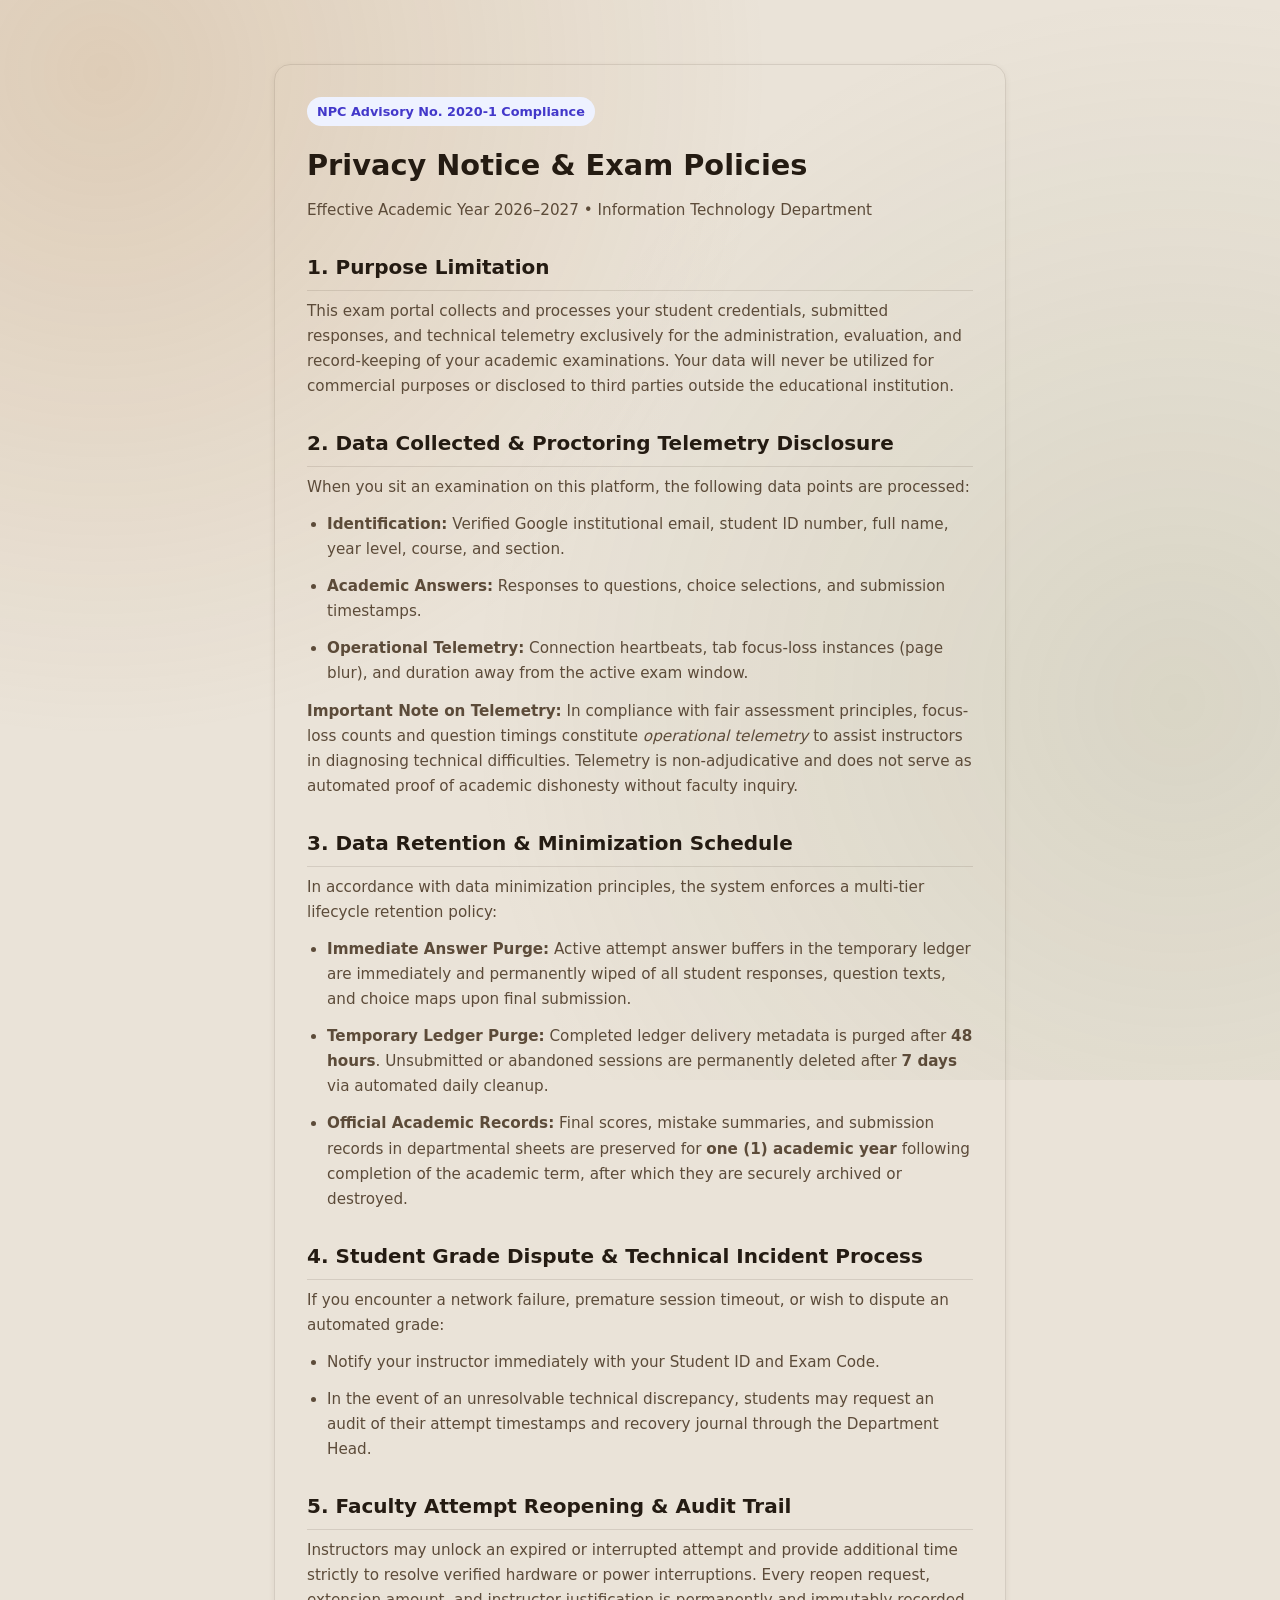
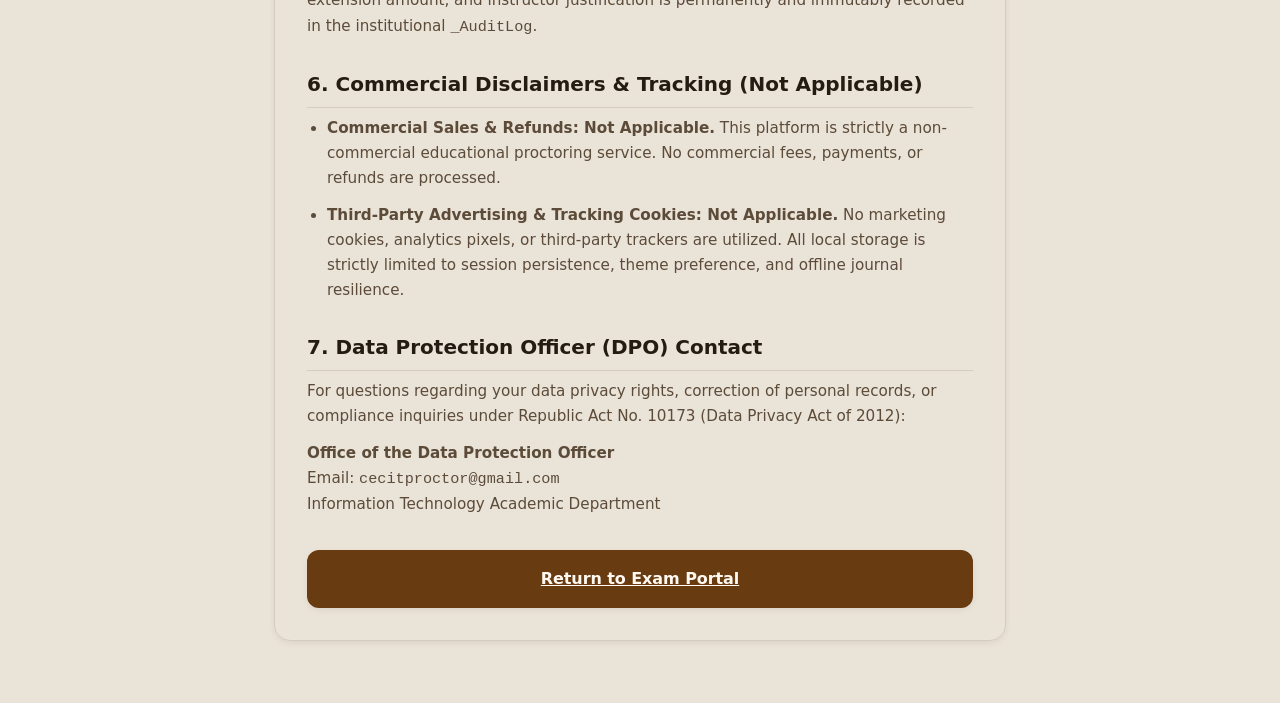
<file: privacy.html>
<!doctype html>
<html lang="en">
<head>
<meta charset="utf-8">
<meta name="viewport" content="width=device-width, initial-scale=1, viewport-fit=cover">
<meta name="color-scheme" content="light dark">
<title>Privacy Notice & Exam Rules</title>
<link rel="stylesheet" href="app.css">
<style>
  .legal-shell {
    max-width: 780px;
    margin: 40px auto;
    padding: 24px;
    line-height: 1.65;
  }
  .legal-card {
    background: var(--surface);
    border: 1px solid var(--edge);
    border-radius: var(--r-card, 16px);
    padding: 32px;
    box-shadow: var(--shadow-sm);
  }
  h1 { font-size: 1.8rem; margin-bottom: 8px; color: var(--fg); }
  h2 { font-size: 1.25rem; margin-top: 28px; margin-bottom: 8px; color: var(--fg); border-bottom: 1px solid var(--edge); padding-bottom: 6px; }
  p, li { color: var(--fg-2); font-size: 0.95rem; margin-bottom: 12px; }
  ul { padding-left: 20px; }
  .badge-dpo {
    display: inline-block;
    background: var(--brand-soft, #eef2ff);
    color: var(--brand, #4338ca);
    padding: 4px 10px;
    border-radius: 9999px;
    font-size: 0.8rem;
    font-weight: 600;
    margin-bottom: 16px;
  }
  .actions-nav { margin-top: 32px; display: flex; gap: 12px; }
</style>
</head>
<body>
<main class="legal-shell">
  <div class="legal-card">
    <span class="badge-dpo">NPC Advisory No. 2020-1 Compliance</span>
    <h1>Privacy Notice &amp; Exam Policies</h1>
    <p class="muted">Effective Academic Year 2026–2027 • Information Technology Department</p>

    <h2>1. Purpose Limitation</h2>
    <p>This exam portal collects and processes your student credentials, submitted responses, and technical telemetry exclusively for the administration, evaluation, and record-keeping of your academic examinations. Your data will never be utilized for commercial purposes or disclosed to third parties outside the educational institution.</p>

    <h2>2. Data Collected &amp; Proctoring Telemetry Disclosure</h2>
    <p>When you sit an examination on this platform, the following data points are processed:</p>
    <ul>
      <li><strong>Identification:</strong> Verified Google institutional email, student ID number, full name, year level, course, and section.</li>
      <li><strong>Academic Answers:</strong> Responses to questions, choice selections, and submission timestamps.</li>
      <li><strong>Operational Telemetry:</strong> Connection heartbeats, tab focus-loss instances (page blur), and duration away from the active exam window.</li>
    </ul>
    <p><strong>Important Note on Telemetry:</strong> In compliance with fair assessment principles, focus-loss counts and question timings constitute <em>operational telemetry</em> to assist instructors in diagnosing technical difficulties. Telemetry is non-adjudicative and does not serve as automated proof of academic dishonesty without faculty inquiry.</p>

    <h2>3. Data Retention &amp; Minimization Schedule</h2>
    <p>In accordance with data minimization principles, the system enforces a multi-tier lifecycle retention policy:</p>
    <ul>
      <li><strong>Immediate Answer Purge:</strong> Active attempt answer buffers in the temporary ledger are immediately and permanently wiped of all student responses, question texts, and choice maps upon final submission.</li>
      <li><strong>Temporary Ledger Purge:</strong> Completed ledger delivery metadata is purged after <strong>48 hours</strong>. Unsubmitted or abandoned sessions are permanently deleted after <strong>7 days</strong> via automated daily cleanup.</li>
      <li><strong>Official Academic Records:</strong> Final scores, mistake summaries, and submission records in departmental sheets are preserved for <strong>one (1) academic year</strong> following completion of the academic term, after which they are securely archived or destroyed.</li>
    </ul>

    <h2>4. Student Grade Dispute &amp; Technical Incident Process</h2>
    <p>If you encounter a network failure, premature session timeout, or wish to dispute an automated grade:</p>
    <ul>
      <li>Notify your instructor immediately with your Student ID and Exam Code.</li>
      <li>In the event of an unresolvable technical discrepancy, students may request an audit of their attempt timestamps and recovery journal through the Department Head.</li>
    </ul>

    <h2>5. Faculty Attempt Reopening &amp; Audit Trail</h2>
    <p>Instructors may unlock an expired or interrupted attempt and provide additional time strictly to resolve verified hardware or power interruptions. Every reopen request, extension amount, and instructor justification is permanently and immutably recorded in the institutional <code>_AuditLog</code>.</p>

    <h2>6. Commercial Disclaimers &amp; Tracking (Not Applicable)</h2>
    <ul>
      <li><strong>Commercial Sales &amp; Refunds: Not Applicable.</strong> This platform is strictly a non-commercial educational proctoring service. No commercial fees, payments, or refunds are processed.</li>
      <li><strong>Third-Party Advertising &amp; Tracking Cookies: Not Applicable.</strong> No marketing cookies, analytics pixels, or third-party trackers are utilized. All local storage is strictly limited to session persistence, theme preference, and offline journal resilience.</li>
    </ul>

    <h2>7. Data Protection Officer (DPO) Contact</h2>
    <p>For questions regarding your data privacy rights, correction of personal records, or compliance inquiries under Republic Act No. 10173 (Data Privacy Act of 2012):</p>
    <p><strong>Office of the Data Protection Officer</strong><br>
    Email: <code>cecitproctor@gmail.com</code><br>
    Information Technology Academic Department</p>

    <div class="actions-nav">
      <a href="index.html" class="btn btn-primary">Return to Exam Portal</a>
    </div>
  </div>
</main>
</body>
</html>
</file>
<file: app.css>
/* ==================================================================
   Proctor — student portal
   Bento grid · frosted glass · ambient mesh

   Two worlds, same structure:
     dark   night sky — faint whitish blue over near-black
     light  earthy — warm oat and walnut, glass as sunlit paper

   Phone rules that outrank the visual spec, because this is an exam:
     - no position:fixed; a fixed element floats over the answer field
       once the iOS keyboard opens
     - inputs stay at 17px; below 16px iOS Safari zooms on focus
     - system fonts, no webfont round-trip on school wifi
     - blur is dialled back when the device or the user asks for it
   ================================================================== */

@layer tokens, base, mesh, layout, bento, components, motion, appbar;

/* ---------------------------------------------------------------- */
@layer tokens {
  :root {
    color-scheme: light;

    /* --- ground: warm oat, walnut, sunlit paper --- */
    --bg:          #EAE3D8;
    --bg-deep:     #E1D8CA;

    --glass:       rgba(255, 253, 249, 0.58);
    --glass-2:     rgba(255, 253, 249, 0.42);
    --glass-hi:    rgba(255, 253, 249, 0.78);
    --edge:        rgba(74, 56, 38, 0.13);
    --edge-hi:     rgba(74, 56, 38, 0.28);
    --sunk:        rgba(74, 56, 38, 0.055);

    /* --- ambient mesh --- */
    --mesh-1:      rgba(176, 118, 56, 0.20);   /* amber */
    --mesh-2:      rgba(122, 138, 96, 0.15);   /* moss  */
    --mesh-3:      rgba(150, 96, 74, 0.11);    /* clay  */

    /* --- type --- */
    --fg:          #241B12;
    --fg-2:        #5C4B39;
    --fg-3:        #4D3D2C;
    --fg-hero:     #1A1209;

    /* --- accent: pecan --- */
    --accent:      #683B11;
    --accent-soft: rgba(104, 59, 17, 0.12);
    --accent-line: rgba(104, 59, 17, 0.30);
    --on-accent:   #FFF9F1;

    /* --- semantic, kept separate from the accent --- */
    --ok:          #3F6B3A;
    --ok-soft:     rgba(63, 107, 58, 0.13);
    --warn:        #85530E;
    --warn-soft:   rgba(148, 102, 26, 0.15);
    --bad:         #9B3A2C;
    --bad-soft:    rgba(155, 58, 44, 0.13);
    --status-completed: #4E4338;

    --focus:       #8A5426;
    --focus-ring:  rgba(138, 84, 38, 0.24);

    --shadow:      0 12px 28px -8px rgba(60, 42, 24, 0.22);
    --shadow-sm:   0 2px 8px -3px rgba(60, 42, 24, 0.16);

    --blur:        16px;
    --r-lg:        22px;
    --r-md:        14px;
    --r-sm:        12px;

    --sans: system-ui, -apple-system, "Segoe UI", Roboto, "Helvetica Neue",
            Arial, sans-serif;
  }

  /* Night sky. Declared once and applied by both selectors, so the
     un-stamped "system" state and the explicit toggle each resolve as a
     complete set rather than half a palette. */
  @media (prefers-color-scheme: dark) {
    :root:not([data-theme="light"]) {
      color-scheme: dark;

      --bg:          #090B10;
      --bg-deep:     #06070B;

      --glass:       rgba(255, 255, 255, 0.045);
      --glass-2:     rgba(255, 255, 255, 0.028);
      --glass-hi:    rgba(255, 255, 255, 0.075);
      --edge:        rgba(255, 255, 255, 0.085);
      --edge-hi:     rgba(255, 255, 255, 0.20);
      --sunk:        rgba(0, 0, 0, 0.28);

      --mesh-1:      rgba(99, 102, 241, 0.13);    /* indigo    */
      --mesh-2:      rgba(165, 196, 232, 0.085);  /* pale sky  */
      --mesh-3:      rgba(76, 92, 148, 0.10);     /* deep blue */

      --fg:          #F8FAFC;
      --fg-2:        #94A3B8;
      --fg-3:        #94A3B8;
      --fg-hero:     #FFFFFF;

      --accent:      #818CF8;
      --accent-soft: rgba(129, 140, 248, 0.15);
      --accent-line: rgba(129, 140, 248, 0.34);
      --on-accent:   #0B1020;

      --ok:          #34D399;
      --ok-soft:     rgba(52, 211, 153, 0.13);
      --warn:        #FBBF24;
      --warn-soft:   rgba(251, 191, 36, 0.13);
      --bad:         #FB7185;
      --bad-soft:    rgba(251, 113, 133, 0.13);

      --focus:       #818CF8;
      --focus-ring:  rgba(129, 140, 248, 0.28);

      --shadow:      0 12px 28px -8px rgba(0, 0, 0, 0.55);
      --shadow-sm:   0 2px 10px -4px rgba(0, 0, 0, 0.5);
    }
  }

  :root[data-theme="dark"] {
    color-scheme: dark;

    --bg:          #090B10;
    --bg-deep:     #06070B;

    --glass:       rgba(255, 255, 255, 0.045);
    --glass-2:     rgba(255, 255, 255, 0.028);
    --glass-hi:    rgba(255, 255, 255, 0.075);
    --edge:        rgba(255, 255, 255, 0.085);
    --edge-hi:     rgba(255, 255, 255, 0.20);
    --sunk:        rgba(0, 0, 0, 0.28);

    --mesh-1:      rgba(99, 102, 241, 0.13);
    --mesh-2:      rgba(165, 196, 232, 0.085);
    --mesh-3:      rgba(76, 92, 148, 0.10);

    --fg:          #F8FAFC;
    --fg-2:        #94A3B8;
    --fg-3:        #94A3B8;
    --fg-hero:     #FFFFFF;

    --accent:      #818CF8;
    --accent-soft: rgba(129, 140, 248, 0.15);
    --accent-line: rgba(129, 140, 248, 0.34);
    --on-accent:   #0B1020;

    --ok:          #34D399;
    --ok-soft:     rgba(52, 211, 153, 0.13);
    --warn:        #FBBF24;
    --warn-soft:   rgba(251, 191, 36, 0.13);
    --bad:         #FB7185;
    --bad-soft:    rgba(251, 113, 133, 0.13);

    --focus:       #818CF8;
    --focus-ring:  rgba(129, 140, 248, 0.28);

    --shadow:      0 12px 28px -8px rgba(0, 0, 0, 0.55);
    --shadow-sm:   0 2px 10px -4px rgba(0, 0, 0, 0.5);
  }
}

/* ---------------------------------------------------------------- */
@layer components {
  .iab-card {
    text-align: center;
  }

  .iab-hero {
    display: grid;
    place-items: center;
    inline-size: 64px;
    block-size: 64px;
    margin: 0 auto 12px;
    border: 1px solid var(--accent-line);
    border-radius: 20px;
    background: var(--accent-soft);
    font-size: 2rem;
    box-shadow: var(--shadow-sm);
  }

  .iab-app-badge {
    display: inline-flex;
    margin-block-end: 8px;
    padding: 4px 10px;
    border: 1px solid var(--accent-line);
    border-radius: 999px;
    background: var(--accent-soft);
    color: var(--accent);
    font-size: 0.75rem;
    font-weight: 750;
    letter-spacing: 0.04em;
    text-transform: uppercase;
  }

  .iab-card > .muted {
    margin-block-start: 8px;
  }

  .iab-notice {
    margin-block: 18px;
    padding: 12px 14px;
    border: 1px solid var(--accent-line);
    border-radius: var(--r-md);
    background: var(--accent-soft);
    text-align: left;
  }

  .iab-steps {
    display: grid;
    gap: 10px;
    margin: 0;
    padding: 0;
    list-style: none;
    text-align: left;
  }

  .iab-step {
    display: grid;
    grid-template-columns: 32px 1fr;
    align-items: start;
    gap: 10px;
    padding: 12px;
    border: 1px solid var(--edge);
    border-radius: var(--r-md);
    background: var(--sunk);
  }

  .iab-step-number {
    display: grid;
    place-items: center;
    inline-size: 30px;
    block-size: 30px;
    border-radius: 50%;
    background: var(--accent);
    color: var(--on-accent);
    font-weight: 800;
    line-height: 1;
  }

  .iab-actions {
    display: grid;
    gap: 10px;
    margin-block-start: 18px;
  }

  .iab-actions .btn {
    inline-size: 100%;
    text-decoration: none;
  }

  .iab-copy-status {
    min-block-size: 1.6em;
    margin-block-start: 6px;
    color: var(--ok);
  }

  .iab-continue {
    margin-block-start: 8px;
  }

  .iab-caution {
    margin-block-start: 2px !important;
  }
}

/* ---------------------------------------------------------------- */
@layer base {
  *, *::before, *::after { box-sizing: border-box; }

  /* Must outrank every display rule in later layers, or all the screens
     render stacked on top of one another. */
  [hidden] { display: none !important; }

  html { -webkit-text-size-adjust: 100%; text-size-adjust: 100%; }

  body {
    margin: 0;
    min-block-size: 100vh;
    min-block-size: 100dvh;
    background: var(--bg);
    color: var(--fg);
    font-family: var(--sans);
    font-size: 0.9375rem;
    line-height: 1.6;
    overscroll-behavior-y: contain;
    -webkit-font-smoothing: antialiased;
  }

  button, input, select, textarea, label, .opt { touch-action: manipulation; }
  button, input, select, textarea { font: inherit; color: inherit; }

  h1, h2, p, dl, dd, ul { margin: 0; }
  ul { padding-inline-start: 1.2em; }

  :focus-visible {
    outline: 2px solid var(--focus);
    outline-offset: 2px;
    border-radius: 6px;
  }
}

/* ---------------------------------------------------------------- */
@layer mesh {
  body::before {
    content: "";
    position: fixed;
    inset: -20%;
    z-index: -1;
    pointer-events: none;
    background:
      radial-gradient(circle at 20% 20%, var(--mesh-1), transparent 38%),
      radial-gradient(circle at 80% 70%, var(--mesh-2), transparent 42%);
    animation: ambient-drift 28s ease-in-out infinite alternate;
    will-change: transform;
  }
}

@keyframes ambient-drift {
  to {
    transform: translate3d(2%, -1.5%, 0) scale(1.03);
  }
}

@media (prefers-reduced-motion: reduce) {
  body::before {
    animation: none;
  }
}
/* ---------------------------------------------------------------- */
@layer layout {
  .timerbar {
    position: sticky;
    inset-block-start: 0;
    z-index: 12;
    block-size: 4px;
    background: var(--sunk);
  }
  .timerbar > i {
    display: block;
    block-size: 100%;
    inline-size: 100%;
    background: var(--ok);
    transform-origin: left center;
    transition: transform 1s linear, background-color .45s ease;
    box-shadow: 0 0 8px var(--ok);
  }
  .timerbar.mid > i { background: var(--warn); box-shadow: 0 0 10px var(--warn); }
  .timerbar.low > i { background: var(--bad); box-shadow: 0 0 12px var(--bad); }

  /* Sticky, never fixed. */
  .bar {
    position: sticky;
    inset-block-start: 4px;
    z-index: 11;
    display: flex;
    align-items: center;
    gap: 8px;
    padding: 12px 18px;
    padding-block-start: calc(12px + env(safe-area-inset-top));
    background: var(--glass);
    backdrop-filter: blur(var(--blur)) saturate(1.6);
    -webkit-backdrop-filter: blur(var(--blur)) saturate(1.6);
    border-block-end: 1px solid var(--edge);
  }
  .bar .grow { margin-inline-start: auto; }

  .shell {
    inline-size: min(100% - 32px, 940px);
    margin-inline: auto;
    /* 88px = ~56px app bar height + 8px gap + safe area buffer */
    padding-block: 24px calc(88px + env(safe-area-inset-bottom, 0px));
  }

  /* Two fields side by side once there is room for them. */
  .two { display: flex; flex-direction: column; gap: 12px; }
  @media (width >= 430px) { .two { flex-direction: row; } .two > * { flex: 1; } }

  .stack   { display: flex; flex-direction: column; gap: 12px; }
  .stack-s { display: flex; flex-direction: column; gap: 7px; }
}

/* ---------------------------------------------------------------- */
@layer bento {
  /* The dashboard and the results are collections of things, so they get a
     grid. The exam screen deliberately does not — one question, one card,
     nothing else competing for attention. */
  .bento {
    display: grid;
    grid-template-columns: repeat(12, 1fr);
    gap: 20px;
  }
  .cell-major, .cell-minor, .cell-half { grid-column: span 12; }

  @media (width >= 720px) {
    .bento { gap: 24px; }
    .cell-major { grid-column: span 8; min-block-size: 300px; }
    .cell-minor { grid-column: span 4; min-block-size: 160px; }
    .cell-half  { grid-column: span 6; }
  }

  /* One question at a time reads better narrow and centred. */
  .solo { inline-size: min(100%, 620px); margin-inline: auto; }
}

/* ---------------------------------------------------------------- */
@layer components {

  .card {
    display: flex;
    flex-direction: column;
    gap: 18px;
    padding: 28px 24px;
    background: var(--glass);
    backdrop-filter: blur(var(--blur)) saturate(1.4);
    -webkit-backdrop-filter: blur(var(--blur)) saturate(1.4);
    border: 1px solid var(--edge);
    border-radius: var(--r-lg);
    box-shadow: var(--shadow-sm);
    transition: border-color .25s cubic-bezier(.4, 0, .2, 1),
                transform .25s cubic-bezier(.4, 0, .2, 1),
                box-shadow .25s cubic-bezier(.4, 0, .2, 1);
  }
  .card.center { align-items: center; text-align: center; padding-block: 56px; }
  .card.tight  { padding: 20px; gap: 12px; }

  /* Lift only where a card is something you pick, not on everything. */
  .card.liftable:hover {
    border-color: var(--edge-hi);
    transform: translateY(-2px);
    box-shadow: var(--shadow);
  }

  /* ---- type scale ---- */
  .h1 {
    font-size: clamp(1.25rem, 4.6vw, 1.4rem);
    line-height: 1.22;
    font-weight: 600;
    letter-spacing: -.015em;
    color: var(--fg);
    text-wrap: balance;
  }
  .hero {
    font-size: clamp(2rem, 11vw, 2.5rem);
    font-weight: 800;
    line-height: 1;
    letter-spacing: -.03em;
    color: var(--fg-hero);
    font-variant-numeric: tabular-nums;
  }
  .eyebrow {
    font-size: 0.75rem;
    font-weight: 600;
    letter-spacing: .05em;
    text-transform: uppercase;
    color: var(--fg-3);
  }
  .muted { color: var(--fg-2); }
  #whoEmail { white-space: pre-line; line-height: 1.5; }
  .small { font-size: 0.8125rem; }
  .err   { color: var(--bad); font-weight: 500; }
  .hr    { block-size: 1px; background: var(--edge); border: 0; inline-size: 100%; }

  /* ---- badges ---- */
  .pill {
    padding: 4px 12px;
    border-radius: 999px;
    background: var(--glass-hi);
    border: 1px solid var(--edge);
    color: var(--fg-2);
    font-size: 0.75rem;
    font-weight: 600;
    font-variant-numeric: tabular-nums;
    white-space: nowrap;
  }
  .pill.mid { background: var(--warn-soft); border-color: transparent; color: var(--warn); }
  .pill.low { background: var(--bad-soft);  border-color: transparent; color: var(--bad); }

  .brand {
    font-size: 0.8125rem; font-weight: 700;
    letter-spacing: .05em; text-transform: uppercase;
    color: var(--fg-2);
  }

  .icon-btn {
    inline-size: 44px; block-size: 44px;
    min-inline-size: 44px; min-block-size: 44px;
    display: grid; place-items: center;
    padding: 0;
    border-radius: 999px;
    border: 1px solid var(--edge);
    background: var(--glass-hi);
    color: var(--fg-2);
    cursor: pointer;
    transition: all .25s cubic-bezier(.4, 0, .2, 1);
  }
  .icon-btn:hover { border-color: var(--edge-hi); color: var(--fg); }
  .icon-btn:active { transform: scale(.95); }
  .icon-btn svg { inline-size: 18px; block-size: 18px; display: block; }
  .icon-btn .i-moon { display: none; }
  :root[data-theme="dark"] .icon-btn .i-sun  { display: none; }
  :root[data-theme="dark"] .icon-btn .i-moon { display: block; }
  @media (prefers-color-scheme: dark) {
    :root:not([data-theme="light"]) .icon-btn .i-sun  { display: none; }
    :root:not([data-theme="light"]) .icon-btn .i-moon { display: block; }
  }

  /* ---- buttons ---- */
  .btn {
    display: flex;
    align-items: center;
    justify-content: center;
    gap: 10px;
    inline-size: 100%;
    min-block-size: 54px;
    padding: 15px 20px;
    border: 1px solid transparent;
    border-radius: var(--r-sm);
    font-size: 1rem;
    font-weight: 600;
    letter-spacing: -.005em;
    cursor: pointer;
    transition: all .25s cubic-bezier(.4, 0, .2, 1);
  }
  .btn:disabled { opacity: .45; cursor: default; }
  .btn:active:not(:disabled) { transform: scale(.97); }

  .btn-primary { background: var(--accent); color: var(--on-accent); box-shadow: var(--shadow-sm); }
  .btn-primary:hover:not(:disabled) { filter: brightness(1.08); box-shadow: var(--shadow); }

  .btn-ghost  { background: var(--glass-hi); border-color: var(--edge); color: var(--fg-2); }
  .btn-ghost:hover { border-color: var(--edge-hi); color: var(--fg); }

  .btn-google { background: var(--glass-hi); border-color: var(--edge); color: var(--fg); }
  .btn-google:hover { border-color: var(--edge-hi); }
  .btn-google svg { inline-size: 20px; block-size: 20px; }

  .actions { display: flex; flex-direction: column; gap: 10px; }
  @media (width >= 430px) {
    .actions { flex-direction: row; }
    .actions .btn-primary { flex: 2; }
    .actions .btn-ghost   { flex: 1; }
  }

  /* ---- question ---- */
  .qtext {
    font-size: clamp(1.15rem, 4.4vw, 1.3rem);
    line-height: 1.45;
    font-weight: 500;
    letter-spacing: -.012em;
    color: var(--fg);
    white-space: pre-wrap;
    overflow-wrap: anywhere;
  }

  /* Full rows with the text visible — v1 hid the option text in a title
     attribute, which a touch screen never shows. */
  .opts { display: flex; flex-direction: column; gap: 10px; }
  .opt {
    position: relative;
    display: flex;
    align-items: center;
    gap: 14px;
    inline-size: 100%;
    min-block-size: 58px;
    padding: 15px 46px 15px 15px;
    text-align: start;
    background: var(--glass-2);
    border: 1px solid var(--edge);
    border-radius: var(--r-md);
    cursor: pointer;
    transition: all .25s cubic-bezier(.4, 0, .2, 1);
  }
  .opt:hover { border-color: var(--edge-hi); }
  .opt:active { transform: scale(.99); }
  .opt[aria-checked="true"] {
    background: var(--accent-soft);
    border-color: var(--accent-line);
  }
  .opt .k {
    flex: 0 0 30px;
    block-size: 30px;
    display: grid; place-items: center;
    border-radius: 50%;
    background: var(--glass-hi);
    border: 1px solid var(--edge);
    color: var(--fg-2);
    font-size: 0.75rem;
    font-weight: 700;
    transition: all .25s cubic-bezier(.4, 0, .2, 1);
  }
  .opt[aria-checked="true"] .k {
    background: var(--accent); border-color: transparent; color: var(--on-accent);
  }
  .opt .t { flex: 1; line-height: 1.4; overflow-wrap: anywhere; }

  /* A tick as well as colour — selection must not rest on hue alone. */
  .opt .chk {
    position: absolute;
    inset-inline-end: 16px;
    inset-block-start: 50%;
    inline-size: 17px; block-size: 17px;
    margin-block-start: -8.5px;
    color: var(--accent);
    opacity: 0;
    transform: scale(.6);
    transition: opacity .2s ease, transform .2s ease;
  }
  .opt[aria-checked="true"] .chk { opacity: 1; transform: scale(1); }

  /* 17px, not the spec's 15px: below 16px iOS Safari zooms on focus and
     never zooms back, which strands a student mid-exam. */
  .field {
    inline-size: 100%;
    min-block-size: 56px;
    padding: 16px 15px;
    font-size: 17px;
    line-height: 1.45;
    color: var(--fg);
    background: var(--sunk);
    border: 1px solid var(--edge);
    border-radius: var(--r-md);
    transition: border-color .25s, box-shadow .25s;
  }
  .field:focus {
    outline: none;
    border-color: var(--accent);
    box-shadow: 0 0 0 3px var(--focus-ring);
  }
  .field::placeholder { color: var(--fg-3); }
  textarea.field { resize: vertical; line-height: 1.55; font-family: inherit; }

  .lbl {
    font-size: 0.75rem; font-weight: 600;
    letter-spacing: .05em; text-transform: uppercase;
    color: var(--fg-3);
  }

  /* ---- matching ---- */
  .pair { display: flex; flex-direction: column; gap: 7px; }
  .pair-l { font-weight: 600; line-height: 1.4; overflow-wrap: anywhere; }
  select.pair-s {
    min-block-size: 52px;
    appearance: none;
    background-image: linear-gradient(45deg, transparent 50%, var(--fg-2) 50%),
                      linear-gradient(135deg, var(--fg-2) 50%, transparent 50%);
    background-position: calc(100% - 20px) 50%, calc(100% - 14px) 50%;
    background-size: 6px 6px, 6px 6px;
    background-repeat: no-repeat;
    padding-inline-end: 40px;
  }
  @media (width >= 430px) {
    .pair { flex-direction: row; align-items: center; gap: 14px; }
    .pair-l { flex: 1; }
    .pair-s { flex: 1; }
  }

  /* ---- word bank ---- */
  .bank { display: flex; flex-wrap: wrap; gap: 9px; margin-block-start: 12px; }
  .bank .chip {
    min-block-size: 44px;
    padding: 10px 16px;
    font-size: 0.9375rem;
    font-weight: 500;
    color: var(--fg);
    background: var(--glass-hi);
    border: 1px solid var(--edge);
    border-radius: 999px;
    cursor: pointer;
    transition: all .25s cubic-bezier(.4, 0, .2, 1);
  }
  .bank .chip:hover { border-color: var(--edge-hi); }
  .bank .chip:active { transform: scale(.96); }
  .bank .chip.on {
    background: var(--accent-soft);
    border-color: var(--accent-line);
    color: var(--accent);
    font-weight: 600;
  }

  /* ---- Reviewer Top Navigation & Conveyor Belt Tracker ---- */
  .reviewer-top-nav {
    display: flex;
    align-items: center;
    justify-content: space-between;
    gap: 10px;
    margin-block-end: 16px;
    inline-size: min(100%, 620px);
    margin-inline: auto;
    position: relative;
    box-sizing: border-box;
  }
  .reviewer-nav-btn {
    flex-shrink: 0;
    font-size: 0.8rem;
    font-weight: 700;
    padding: 6px 14px;
    border-radius: 999px;
    cursor: pointer;
    transition: all 0.2s cubic-bezier(0.4, 0, 0.2, 1);
    display: inline-flex;
    align-items: center;
    gap: 4px;
    user-select: none;
    box-sizing: border-box;
  }
  /* Prev Button: Gentle secondary frosted glass */
  .reviewer-nav-btn.btn-prev,
  #btnPrevQuestionTop,
  #btnPrevQuestion,
  .btn-prev-q {
    background: var(--glass-2);
    border: 1px solid var(--edge);
    color: var(--fg-2);
  }
  .reviewer-nav-btn.btn-prev:hover:not(:disabled),
  #btnPrevQuestionTop:hover:not(:disabled),
  #btnPrevQuestion:hover:not(:disabled),
  .btn-prev-q:hover:not(:disabled) {
    background: var(--glass-hi);
    color: var(--fg);
    border-color: var(--edge-hi);
    transform: translateY(-1px);
    box-shadow: var(--shadow-sm);
  }
  /* Next Button: Vibrant forward progression pill */
  .reviewer-nav-btn.btn-next,
  #btnNextQuestionTop {
    background: linear-gradient(135deg, var(--accent) 0%, color-mix(in srgb, var(--accent) 76%, black) 100%);
    color: #ffffff;
    border: 1px solid transparent;
    font-weight: 700;
    box-shadow: 0 2px 10px rgba(0, 0, 0, 0.18);
  }
  .reviewer-nav-btn.btn-next:hover:not(:disabled),
  #btnNextQuestionTop:hover:not(:disabled) {
    filter: brightness(1.12);
    transform: translateY(-1px);
    box-shadow: 0 4px 16px rgba(0, 0, 0, 0.28);
  }
  :root[data-theme="dark"] .reviewer-nav-btn.btn-next,
  :root[data-theme="dark"] #btnNextQuestionTop {
    background: linear-gradient(135deg, #6366f1 0%, #4f46e5 100%);
    box-shadow: 0 3px 14px rgba(99, 102, 241, 0.4);
  }
  :root[data-theme="dark"] .reviewer-nav-btn.btn-next:hover:not(:disabled),
  :root[data-theme="dark"] #btnNextQuestionTop:hover:not(:disabled) {
    box-shadow: 0 5px 20px rgba(99, 102, 241, 0.6);
  }
  .reviewer-nav-btn:disabled {
    opacity: 0.35;
    cursor: not-allowed;
    transform: none !important;
    box-shadow: none !important;
  }

  .conveyor-track-container {
    flex: 1;
    min-width: 0;
    display: flex;
    align-items: center;
    justify-content: flex-start;
    overflow-x: auto;
    overflow-y: hidden;
    scroll-behavior: smooth;
    scrollbar-width: none;
    -ms-overflow-style: none;
    padding: 4px 10px;
    border-radius: 999px;
    background: var(--glass-2);
    border: 1px solid var(--edge);
    mask-image: linear-gradient(to right, transparent, black 16px, black calc(100% - 16px), transparent);
    -webkit-mask-image: linear-gradient(to right, transparent, black 16px, black calc(100% - 16px), transparent);
  }
  .conveyor-track-container::-webkit-scrollbar {
    display: none;
  }

  /* ---- stepper dot tracker ---- */
  .stepper-dots {
    display: flex;
    align-items: center;
    justify-content: center;
    gap: 6px;
    flex-wrap: wrap;
    padding: 6px 14px;
    margin-block-end: 16px;
    background: var(--glass-2);
    border: 1px solid var(--edge);
    border-radius: 999px;
  }
  .stepper-dots.conveyor-belt {
    display: flex;
    align-items: center;
    flex-wrap: nowrap;
    gap: 8px;
    margin: 0 auto;
    padding: 4px 12px;
    background: transparent;
    border: none;
    margin-block-end: 0;
  }
  .stepper-dot {
    inline-size: 8px;
    block-size: 8px;
    border-radius: 50%;
    background: var(--edge-hi);
    transition: all .28s cubic-bezier(0.34, 1.56, 0.64, 1);
  }
  .stepper-dots.conveyor-belt .stepper-dot {
    inline-size: 28px;
    block-size: 28px;
    border-radius: 50%;
    display: inline-flex;
    align-items: center;
    justify-content: center;
    font-size: 0.75rem;
    font-weight: 600;
    color: var(--fg-2);
    background: var(--glass-2);
    border: 1px solid var(--edge);
    flex-shrink: 0;
    cursor: pointer;
    position: relative;
    user-select: none;
    transition: all .2s cubic-bezier(0.34, 1.56, 0.64, 1);
  }
  .stepper-dots.conveyor-belt .stepper-dot:hover {
    transform: scale(1.15);
    border-color: var(--accent);
    color: var(--fg);
  }
  .stepper-dot.active {
    inline-size: 22px;
    border-radius: 999px;
    background: var(--accent);
    box-shadow: 0 0 10px var(--accent);
  }
  .stepper-dots.conveyor-belt .stepper-dot.active {
    inline-size: 32px;
    border-radius: 999px;
    background: var(--accent);
    color: #ffffff;
    box-shadow: 0 0 12px var(--accent);
    border-color: var(--accent);
  }
  .stepper-dots.conveyor-belt .stepper-dot.done {
    background: var(--glass-2);
    color: var(--fg);
    border-color: var(--edge-hi);
    box-shadow: none;
  }
  .stepper-dots.conveyor-belt .stepper-dot.ans-correct {
    background: rgba(34, 197, 94, 0.18);
    color: #16a34a;
    border-color: #22c55e;
    box-shadow: 0 0 6px rgba(34, 197, 94, 0.3);
  }
  .stepper-dots.conveyor-belt .stepper-dot.ans-wrong {
    background: rgba(239, 68, 68, 0.18);
    color: #dc2626;
    border-color: #ef4444;
    box-shadow: 0 0 6px rgba(239, 68, 68, 0.3);
  }
  .stepper-dots.conveyor-belt .stepper-dot.ans-correct.active {
    background: #16a34a;
    color: #ffffff;
    border-color: #16a34a;
    box-shadow: 0 0 12px rgba(34, 197, 94, 0.6);
  }
  .stepper-dots.conveyor-belt .stepper-dot.ans-wrong.active {
    background: #dc2626;
    color: #ffffff;
    border-color: #dc2626;
    box-shadow: 0 0 12px rgba(239, 68, 68, 0.6);
  }
  .stepper-dot.done {
    background: var(--ok);
    box-shadow: 0 0 6px var(--ok);
  }
  .stepper-dot.skipped {
    background: var(--warn);
  }

  /* ---- Enhanced Detailed Review Results ---- */
  .rev-choices-list {
    display: flex;
    flex-direction: column;
    gap: 6px;
    margin: 10px 0;
    padding: 8px;
    background: var(--bg-card);
    border-radius: 8px;
    border: 1px solid var(--edge);
  }
  .rev-choice-item {
    display: flex;
    align-items: flex-start;
    gap: 8px;
    padding: 6px 10px;
    border-radius: 6px;
    font-size: 0.85rem;
    line-height: 1.4;
    transition: background 0.15s ease;
  }
  .rev-choice-item.selected-correct {
    background: rgba(16, 185, 129, 0.12);
    border: 1px solid rgba(16, 185, 129, 0.4);
    color: var(--ok, #10b981);
    font-weight: 600;
  }
  .rev-choice-item.selected-wrong {
    background: rgba(239, 68, 68, 0.1);
    border: 1px solid rgba(239, 68, 68, 0.35);
    color: var(--bad, #ef4444);
  }
  .rev-choice-item.expected-answer {
    background: rgba(16, 185, 129, 0.1);
    border: 1px dashed rgba(16, 185, 129, 0.5);
    color: var(--ok, #10b981);
    font-weight: 600;
  }
  .rev-choice-badge {
    font-size: 0.72rem;
    font-weight: 700;
    padding: 2px 6px;
    border-radius: 4px;
    text-transform: uppercase;
    letter-spacing: 0.3px;
    margin-left: auto;
    flex-shrink: 0;
  }
  .rev-choice-badge.badge-correct {
    background: var(--ok, #10b981);
    color: #fff;
  }
  .rev-choice-badge.badge-wrong {
    background: var(--bad, #ef4444);
    color: #fff;
  }
  .rev-explanation-toggle {
    margin-top: 10px;
    padding-top: 8px;
    border-top: 1px dashed var(--edge);
  }
  .rev-explanation-box {
    margin-top: 8px;
    padding: 10px 14px;
    border-radius: 8px;
    background: rgba(99, 102, 241, 0.05);
    border-left: 3px solid var(--accent, #6366f1);
    font-size: 0.84rem;
    line-height: 1.5;
  }

  /* ---- Exam Selection Guide ---- */
  .exam-picker-guide {
    display: flex;
    flex-direction: column;
    gap: 4px;
    padding: 12px 16px;
    margin: 4px 0 12px 0;
    background: linear-gradient(135deg, rgba(79, 70, 229, 0.08), rgba(124, 58, 237, 0.04));
    border: 1px solid rgba(99, 102, 241, 0.25);
    border-left: 4px solid var(--accent, #6366f1);
    border-radius: var(--r-md, 10px);
    box-shadow: 0 2px 8px -2px rgba(99, 102, 241, 0.08);
  }
  .exam-picker-guide-badge {
    font-size: 0.9375rem;
    font-weight: 700;
    color: var(--fg-hero);
    letter-spacing: -0.01em;
  }
  .exam-picker-guide-sub {
    font-size: 0.8125rem;
    color: var(--fg-muted);
    margin: 0;
    line-height: 1.4;
  }

  /* ---- Collapsing Drawer: Cannot see tests ---- */
  details.collapse-drawer {
    margin: 16px 0 6px 0;
    border: 1px solid var(--edge);
    border-radius: var(--r-lg);
    background: var(--glass-hi);
    overflow: hidden;
    transition: all .25s ease;
  }
  details.collapse-drawer[open] {
    border-color: var(--accent-line);
    box-shadow: 0 4px 18px -4px rgba(0, 0, 0, 0.1);
  }
  summary.collapse-summary {
    display: flex;
    align-items: center;
    justify-content: space-between;
    gap: 10px;
    padding: 14px 18px;
    cursor: pointer;
    user-select: none;
    background: transparent;
    transition: background .15s ease;
    list-style: none;
  }
  summary.collapse-summary::-webkit-details-marker {
    display: none;
  }
  summary.collapse-summary:hover {
    background: var(--glass-2);
  }
  .collapse-summary-title {
    font-size: 0.875rem;
    font-weight: 700;
    color: var(--fg-hero);
  }
  .collapse-summary-hint {
    font-size: 0.75rem;
    color: var(--fg-muted);
    margin-left: auto;
  }
  summary.collapse-summary::after {
    content: '▾';
    font-size: 1.1rem;
    line-height: 1;
    color: var(--fg-3);
    transition: transform .25s cubic-bezier(0.34, 1.56, 0.64, 1);
  }
  details.collapse-drawer[open] summary.collapse-summary::after {
    transform: rotate(180deg);
    color: var(--accent);
  }
  .collapse-body {
    padding: 14px 18px 18px;
    border-top: 1px solid var(--edge);
    background: var(--surface);
  }

  /* ---- Apple Wallet style exam picker ---- */
  .pick {
    display: flex; flex-direction: column; gap: 6px;
    inline-size: 100%;
    min-block-size: 64px;
    padding: 18px 20px;
    text-align: start;
    background: var(--glass-hi);
    border: 1px solid var(--edge);
    border-radius: var(--r-lg);
    cursor: pointer;
    color: inherit;
    box-shadow: 0 4px 14px -4px rgba(0, 0, 0, 0.08), inset 0 1px 0 rgba(255, 255, 255, 0.18);
    transition: all .28s cubic-bezier(0.34, 1.56, 0.64, 1);
  }
  .pick:hover {
    border-color: var(--accent-line);
    transform: translateY(-3px) scale(1.01);
    box-shadow: 0 12px 28px -6px rgba(0, 0, 0, 0.16), 0 0 0 1px var(--accent-line);
  }
  .pick[aria-pressed="true"] {
    background: var(--accent-soft);
    border-color: var(--accent);
    box-shadow: 0 8px 24px -4px var(--accent-line), 0 0 0 2px var(--accent);
  }
  .pick.exhausted {
    border-style: dashed;
    border-color: var(--edge-hi);
    cursor: not-allowed;
    background: var(--glass-2);
  }
  .pick.exhausted:hover {
    transform: none;
    border-color: var(--edge-hi);
    box-shadow: none;
  }
  .pick.exhausted .n {
    color: var(--fg-2);
  }
  .pick .pick-header {
    display: flex; align-items: center; justify-content: space-between; gap: 8px;
  }
  .pick .c {
    font-size: 0.8125rem; font-weight: 800;
    letter-spacing: .08em; text-transform: uppercase;
    color: var(--accent);
  }
  .pick .n { font-size: 1rem; color: var(--fg-hero); font-weight: 600; line-height: 1.35; }
  .pick .pick-meta {
    display: flex; align-items: center; gap: 8px; flex-wrap: wrap; margin-block-start: 4px;
  }
  .pick-tag {
    padding: 3px 10px; border-radius: 999px;
    background: var(--glass-2); border: 1px solid var(--edge);
    font-size: 0.75rem; font-weight: 600; color: var(--fg-3);
  }
  .pick-deadline-tag {
    background: rgba(239, 68, 68, 0.12) !important;
    border: 1px solid rgba(239, 68, 68, 0.4) !important;
    color: #dc2626 !important;
    font-size: 0.8125rem !important;
    font-weight: 700 !important;
    padding: 4px 12px !important;
    letter-spacing: -0.01em;
    box-shadow: 0 2px 6px -2px rgba(220, 38, 38, 0.2);
  }
  [data-theme="dark"] .pick-deadline-tag {
    background: rgba(239, 68, 68, 0.22) !important;
    border-color: rgba(239, 68, 68, 0.55) !important;
    color: #fca5a5 !important;
  }
  .pick-attempts-tag {
    background: rgba(16, 185, 129, 0.12) !important;
    border: 1px solid rgba(16, 185, 129, 0.4) !important;
    color: #059669 !important;
    font-size: 0.8125rem !important;
    font-weight: 700 !important;
    padding: 4px 12px !important;
    letter-spacing: -0.01em;
  }
  .pick-attempts-tag.last-try {
    background: rgba(245, 158, 11, 0.15) !important;
    border-color: rgba(245, 158, 11, 0.5) !important;
    color: #d97706 !important;
    font-weight: 800 !important;
  }
  .pick-attempts-tag.exhausted {
    background: var(--glass-2) !important;
    border-color: var(--edge-hi) !important;
    color: var(--fg-3) !important;
    font-weight: 600 !important;
  }
  [data-theme="dark"] .pick-attempts-tag {
    background: rgba(16, 185, 129, 0.2) !important;
    border-color: rgba(16, 185, 129, 0.5) !important;
    color: #6ee7b7 !important;
  }
  [data-theme="dark"] .pick-attempts-tag.last-try {
    background: rgba(245, 158, 11, 0.22) !important;
    border-color: rgba(245, 158, 11, 0.55) !important;
    color: #fcd34d !important;
  }

  /* ---- scBrief Attempts & Retakes Orientation Box ---- */
  .brief-attempts-box {
    margin: 14px 0;
    padding: 14px 16px;
    background: linear-gradient(135deg, rgba(59, 130, 246, 0.08), rgba(37, 99, 235, 0.04));
    border: 1px solid rgba(59, 130, 246, 0.25);
    border-left: 4px solid #3b82f6;
    border-radius: var(--r-md, 10px);
    line-height: 1.45;
  }
  .brief-attempts-header {
    display: flex;
    align-items: center;
    gap: 8px;
    font-size: 0.9375rem;
    font-weight: 700;
    color: var(--fg-hero);
    margin-bottom: 6px;
  }
  .brief-attempts-summary {
    font-size: 0.8125rem;
    color: var(--fg-2, #374151);
    margin: 0 0 8px 0;
  }
  .brief-attempts-list {
    margin: 0;
    padding-left: 18px;
    font-size: 0.8125rem;
    color: var(--fg-muted);
    display: flex;
    flex-direction: column;
    gap: 4px;
  }
  [data-theme="dark"] .brief-attempts-box {
    background: rgba(59, 130, 246, 0.12);
    border-color: rgba(59, 130, 246, 0.35);
  }

  /* ---- Radial Score Gauge ---- */
  .score-radial-wrap {
    position: relative;
    inline-size: 140px;
    block-size: 140px;
    margin: 8px auto 12px;
  }
  .score-radial-svg {
    inline-size: 100%;
    block-size: 100%;
    transform: rotate(-90deg);
  }
  .score-radial-track {
    fill: none;
    stroke: var(--sunk);
    stroke-width: 10;
  }
  .score-radial-bar {
    fill: none;
    stroke: var(--ok);
    stroke-width: 10;
    stroke-linecap: round;
    stroke-dasharray: 326.72;
    stroke-dashoffset: 326.72;
    transition: stroke-dashoffset 1.4s cubic-bezier(0.2, 0.8, 0.2, 1), stroke .4s ease;
    filter: drop-shadow(0 0 8px var(--ok));
  }
  .score-radial-text {
    position: absolute;
    inset: 0;
    display: flex;
    flex-direction: column;
    align-items: center;
    justify-content: center;
  }
  .score-radial-val {
    font-size: 1.75rem;
    font-weight: 800;
    letter-spacing: -.03em;
    color: var(--fg-hero);
    line-height: 1;
  }
  .score-radial-label {
    font-size: 0.75rem;
    font-weight: 700;
    color: var(--fg-3);
    letter-spacing: .04em;
    margin-block-start: 4px;
  }

  /* ---- Fullscreen Confetti Canvas ---- */
  .fx-canvas {
    position: fixed;
    inset: 0;
    inline-size: 100vw;
    block-size: 100vh;
    z-index: 999;
    pointer-events: none;
  }

  /* ---- low-time pulsing card aura ---- */
  @keyframes lowTimeGlow {
    0%, 100% { box-shadow: var(--shadow); border-color: var(--edge); }
    50%      { box-shadow: 0 0 28px 6px var(--bad-soft); border-color: var(--bad); }
  }
  .card.urgent-time {
    animation: lowTimeGlow 1.2s cubic-bezier(0.4, 0, 0.2, 1) infinite;
  }

  .review { display: flex; flex-direction: column; gap: 10px; }
  .rev {
    padding: 15px 16px;
    background: var(--glass-2);
    border: 1px solid var(--edge);
    border-inline-start: 3px solid var(--bad);
    border-radius: var(--r-md);
    font-size: 0.9375rem;
  }
  .rev.ok   { border-inline-start-color: var(--ok); }
  .rev.part { border-inline-start-color: var(--warn); }
  .rev .q { font-weight: 600; margin-block-end: 7px; overflow-wrap: anywhere; color: var(--fg); }
  .rev .a { color: var(--fg-2); }
  .rev .a b { color: var(--fg); font-weight: 600; }
  .part-tag {
    display: inline-block;
    padding: 2px 10px;
    border-radius: 999px;
    background: var(--warn-soft);
    color: var(--warn);
    font-size: 0.75rem;
    font-weight: 700;
    vertical-align: 1px;
  }

  /* ---- history ----
     One exam per row. A row with more than one attempt is a <details>, so
     the badge stays the headline number and the breakdown stays folded
     away until it is asked for. */
  .past {
    padding: 15px 16px;
    background: var(--glass-2);
    border: 1px solid var(--edge);
    border-radius: var(--r-md);
    transition: border-color .25s cubic-bezier(.4, 0, .2, 1);
  }
  .past:hover { border-color: var(--edge-hi); }

  .past-line {
    display: flex; align-items: center; gap: 14px;
  }
  .past-line > div:first-child { flex: 1; min-inline-size: 0; }

  /* summary carries the same row, minus the browser's disclosure triangle */
  summary.past-line { cursor: pointer; list-style: none; }
  summary.past-line::-webkit-details-marker { display: none; }
  summary.past-line::after {
    content: '';
    flex: 0 0 auto;
    inline-size: 7px; block-size: 7px;
    border-inline-end: 2px solid var(--fg-3);
    border-block-end: 2px solid var(--fg-3);
    transform: rotate(45deg) translate(-2px, -2px);
    transition: transform .2s cubic-bezier(.4, 0, .2, 1);
  }
  details.past[open] > summary.past-line::after {
    transform: rotate(-135deg) translate(-2px, -2px);
  }
  summary.past-line:focus-visible { outline: 2px solid var(--accent); outline-offset: 3px; }

  .past-tries {
    margin-block-start: 12px; padding-block-start: 12px;
    border-block-start: 1px solid var(--edge);
    display: grid; gap: 5px;
  }
  .past-tries .past-d.best { color: var(--accent); font-weight: 700; }

  .past-t { font-weight: 600; line-height: 1.35; overflow-wrap: anywhere; color: var(--fg); }
  .past-d {
    font-size: 0.75rem; color: var(--fg-3);
    letter-spacing: .04em; text-transform: uppercase;
    font-variant-numeric: tabular-nums;
  }
  .past-s {
    flex: 0 0 auto;
    padding: 5px 13px;
    border-radius: 999px;
    background: var(--accent-soft);
    border: 1px solid var(--accent-line);
    color: var(--accent);
    font-size: 0.875rem; font-weight: 700;
    font-variant-numeric: tabular-nums; white-space: nowrap;
  }
  .past-s.pending {
    background: var(--glass-hi); border-color: var(--edge);
    color: var(--fg-3); font-weight: 600; font-size: 0.75rem;
    letter-spacing: .04em; text-transform: uppercase;
  }

  @media (prefers-reduced-motion: reduce) {
    summary.past-line::after { transition: none; }
  }

  .spinner {
    inline-size: 32px; block-size: 32px;
    border: 2px solid var(--edge);
    border-block-start-color: var(--accent);
    border-radius: 50%;
    animation: spin .8s linear infinite;
  }

  /* ---- filter tabs for review results ---- */
  .filter-tabs {
    display: flex; gap: 6px; flex-wrap: wrap;
    margin-block-end: 14px;
  }
  .filter-tab {
    padding: 6px 13px; font-size: 0.75rem; font-weight: 700;
    letter-spacing: .03em; text-transform: uppercase;
    border-radius: 999px; border: 1px solid var(--edge);
    background: var(--glass-hi); color: var(--fg-2);
    cursor: pointer; transition: all .2s ease;
  }
  .filter-tab:hover { border-color: var(--edge-hi); color: var(--fg); }
  .filter-tab.on, .filter-tab[aria-selected="true"] {
    background: var(--accent); border-color: var(--accent); color: var(--on-accent);
  }

  /* ---- modal backdrop and card ---- */
  .modal-backdrop {
    position: fixed; inset: 0; z-index: 50;
    background: rgba(0, 0, 0, .55);
    backdrop-filter: blur(4px); -webkit-backdrop-filter: blur(4px);
    display: flex; align-items: center; justify-content: center;
    padding: 16px;
    animation: fadeIn .18s ease;
  }
  @keyframes fadeIn { from { opacity: 0; } to { opacity: 1; } }
  .modal-card {
    inline-size: 100%; max-inline-size: 480px;
    padding: 24px 22px;
    background: var(--bg);
    border-radius: var(--r-lg);
    border: 1px solid var(--edge);
    box-shadow: var(--shadow);
    display: flex; flex-direction: column; gap: 14px;
    animation: scaleUp .22s cubic-bezier(.4, 0, .2, 1);
  }
  @keyframes scaleUp { from { transform: scale(.94); opacity: 0; } to { transform: none; opacity: 1; } }
  .modal-header { display: flex; align-items: center; justify-content: space-between; }
  .modal-title  { margin: 0; font-size: 1.15rem; font-weight: 700; color: var(--fg); }
  .modal-title.bad { color: var(--bad); }
  .modal-body   { margin: 0; color: var(--fg-2); line-height: 1.55; }
  .modal-count  {
    font-size: 1.75rem; font-weight: 800; text-align: center;
    color: var(--warn); font-variant-numeric: tabular-nums;
  }
}

/* ---------------------------------------------------------------- */
@layer motion {
  @keyframes spin { to { transform: rotate(360deg); } }

  /* Two similar questions in a row are easy to miss on a phone, so the swap
     is signalled rather than left silent. */
  @keyframes swap {
    from { opacity: 0; transform: translateY(10px); }
    to   { opacity: 1; transform: none; }
  }
  .swap { animation: swap .28s cubic-bezier(.4, 0, .2, 1) both; }

  /* Blur is the expensive part of this look. Drop it when the user asks for
     less transparency, and soften it on coarse pointers with a small
     viewport — the cheap Android phones where a blurred sticky bar visibly
     stutters the scroll. Only the blur changes; the layout is identical. */
  @media (prefers-reduced-transparency: reduce) {
    .card, .bar { backdrop-filter: none; -webkit-backdrop-filter: none; }
  }
  @media (pointer: coarse) and (width < 480px) {
    .card, .bar {
      backdrop-filter: blur(6px);
      -webkit-backdrop-filter: blur(6px);
    }
  }

  @media (prefers-reduced-motion: reduce) {
    *, *::before, *::after {
      animation-duration: .001ms !important;
      animation-iteration-count: 1 !important;
      transition-duration: .001ms !important;
    }
    .timerbar > i { transition: none; }
    .card.liftable:hover, .pick:hover { transform: none; }
  }
}

/* ---------------------------------------------------------------- */
@layer appbar {
  /*
     Bottom app bar — fixed to the visual viewport bottom.
     iOS / Android considerations:
       - env(safe-area-inset-bottom) clears the iPhone home indicator
       - position:fixed is used deliberately here (not sticky); because the
         bar is OUTSIDE <main> it does not scroll with the content and cannot
         float over an answer field inside the scroll container.
       - Keyboard detection: when visualViewport shrinks (keyboard open) we
         add [data-keyboard] to <html> and hide the bar so it can't overlap
         the answer input.
       - Tap targets: min-block-size 56px + padding ensures 48px+ touch area
         on every device (Google Material / Apple HIG minimum).
  */

  .appbar {
    position: fixed;
    inset-block-end: 0;
    inset-inline: 0;
    z-index: 30;
    display: flex;
    background: var(--glass);
    backdrop-filter: blur(var(--blur)) saturate(1.5);
    -webkit-backdrop-filter: blur(var(--blur)) saturate(1.5);
    border-block-start: 1px solid var(--edge);
    /* Push content above the home indicator on iPhone */
    padding-block-end: env(safe-area-inset-bottom, 0px);
    /* Smooth slide in / out */
    transition: transform .22s cubic-bezier(.4, 0, .2, 1),
                opacity  .22s cubic-bezier(.4, 0, .2, 1);
  }

  /* Hide when iOS keyboard is open — avoids the bar floating over inputs */
  :root[data-keyboard] .appbar {
    transform: translateY(100%);
    opacity: 0;
    pointer-events: none;
  }

  .appbar-tab {
    position: relative;
    flex: 1;
    display: flex;
    flex-direction: column;
    align-items: center;
    justify-content: flex-end;
    gap: 3px;
    min-block-size: 56px;       /* ≥48 px touch target */
    padding: 10px 4px 9px;
    border: 0;
    background: transparent;
    color: var(--fg-3);
    font-size: 0.625rem;
    font-weight: 600;
    letter-spacing: .04em;
    text-transform: uppercase;
    cursor: pointer;
    -webkit-tap-highlight-color: transparent;
    transition: color .2s ease;
  }

  .appbar-tab svg {
    inline-size: 24px;
    block-size: 24px;
    flex: none;
    stroke: currentColor;
    transition: transform .2s cubic-bezier(.34, 1.56, .64, 1);
  }

  /* Active state */
  .appbar-tab[aria-current="page"] {
    color: var(--accent);
  }
  .appbar-tab[aria-current="page"] svg {
    transform: translateY(-2px) scale(1.08);
  }

  /* Accent pill indicator above the icon */
  .appbar-tab[aria-current="page"]::before {
    content: '';
    position: absolute;
    inset-block-start: 0;
    inset-inline-start: 50%;
    translate: -50% 0;
    inline-size: 28px;
    block-size: 3px;
    border-radius: 0 0 3px 3px;
    background: var(--accent);
    animation: tabMark .3s cubic-bezier(.34, 1.56, .64, 1) both;
  }
  @keyframes tabMark {
    from { inline-size: 0; opacity: 0; }
    to   { inline-size: 28px; opacity: 1; }
  }

  /* Coarse-pointer screens: slightly taller tabs for easier tapping */
  @media (pointer: coarse) {
    .appbar-tab { min-block-size: 60px; }
  }

  /* Reduced blur on cheap Android phones */
  @media (pointer: coarse) and (width < 480px) {
    .appbar {
      backdrop-filter: blur(6px);
      -webkit-backdrop-filter: blur(6px);
    }
  }

  @media (prefers-reduced-transparency: reduce) {
    .appbar { backdrop-filter: none; -webkit-backdrop-filter: none; }
  }

  @media (prefers-reduced-motion: reduce) {
    .appbar, .appbar-tab svg { transition: none; }
    .appbar-tab[aria-current="page"] svg { transform: none; }
  }
}

/* ================================================================
   Multi-Mode Exam Delivery, Cinematic Transition & Exit Button
   ================================================================ */

.btn-exit,
.exit-btn {
  display: inline-flex;
  align-items: center;
  justify-content: center;
  gap: 4px;
  padding: 5px 13px;
  font-size: 0.8125rem;
  font-weight: 600;
  border-radius: 999px;
  background: var(--glass-2);
  color: var(--fg-2);
  border: 1px solid var(--edge);
  cursor: pointer;
  transition: all .2s cubic-bezier(0.4, 0, 0.2, 1);
  margin-inline-end: 8px;
  backdrop-filter: blur(var(--blur));
  -webkit-backdrop-filter: blur(var(--blur));
  user-select: none;
}
.btn-exit:hover,
.exit-btn:hover {
  background: var(--bad-soft);
  color: var(--bad);
  border-color: rgba(155, 58, 44, 0.32);
  transform: translateY(-1px);
  box-shadow: 0 2px 8px rgba(155, 58, 44, 0.16);
}
.exit-btn-chevron {
  font-size: 1.05rem;
  line-height: 1;
  margin-top: -1px;
}

.multi-q-card {
  position: relative;
  padding: 20px 22px;
  margin-bottom: 16px;
  border-radius: var(--r-lg);
  background: var(--glass);
  backdrop-filter: blur(var(--blur));
  -webkit-backdrop-filter: blur(var(--blur));
  border: 1px solid var(--edge);
  box-shadow: var(--shadow-sm);
  transition: border-color .2s, box-shadow .2s;
}
.multi-q-card:focus-within {
  border-color: var(--accent);
  box-shadow: var(--shadow);
}
.multi-q-head {
  display: flex; align-items: center; justify-content: space-between;
  gap: 10px; margin-bottom: 10px;
}
.multi-q-no {
  font-size: 0.75rem; font-weight: 700; text-transform: uppercase;
  letter-spacing: .06em; color: var(--accent);
}
.multi-q-status {
  font-size: 0.75rem; font-weight: 600; padding: 2px 8px;
  border-radius: 999px; background: var(--sunk); color: var(--fg-3);
  transition: all .2s ease;
}
.multi-q-status.answered {
  background: var(--ok-soft); color: var(--ok);
}

/* ---- Cinematic Dramatic Section Transition Overlay ---- */
.section-transition-overlay {
  position: fixed; inset: 0; z-index: 9999;
  background: radial-gradient(circle at center, rgba(15, 17, 23, 0.96) 0%, rgba(6, 7, 11, 0.99) 100%);
  display: flex; align-items: center; justify-content: center;
  backdrop-filter: blur(24px);
  -webkit-backdrop-filter: blur(24px);
  opacity: 0; pointer-events: none;
  transition: opacity .5s cubic-bezier(.4, 0, .2, 1);
}
.section-transition-overlay.active {
  opacity: 1; pointer-events: auto;
}
.transition-content {
  text-align: center; max-width: 90vw;
  animation: cinematicDramaticPulse 2s ease-in-out infinite alternate;
}
.transition-eyebrow {
  font-family: var(--mono);
  font-size: 0.8125rem; font-weight: 700; letter-spacing: .25em;
  text-transform: uppercase; color: var(--bad);
  margin-bottom: 12px;
  text-shadow: 0 0 12px rgba(220, 38, 38, 0.6);
}
.transition-title {
  font-size: clamp(2rem, 6vw, 3.5rem); font-weight: 900;
  letter-spacing: .08em; text-transform: uppercase;
  color: #FFFFFF;
  margin: 0 0 8px;
  text-shadow: 0 4px 24px rgba(0,0,0,0.8), 0 0 20px rgba(255,255,255,0.3);
}
.transition-type {
  font-size: 1.25rem; font-weight: 600; letter-spacing: .12em;
  color: rgba(255,255,255,0.7); text-transform: uppercase;
  margin-bottom: 24px;
}
.transition-pulse-line {
  inline-size: 140px; block-size: 3px; margin: 0 auto;
  border-radius: 999px;
  background: linear-gradient(90deg, transparent, var(--bad), #fff, var(--bad), transparent);
  box-shadow: 0 0 16px var(--bad);
  animation: laserScan 1.6s ease-in-out infinite;
}

@keyframes cinematicDramaticPulse {
  0%   { transform: scale(0.96); filter: brightness(0.9); }
  100% { transform: scale(1.02); filter: brightness(1.15); }
}
@keyframes laserScan {
  0%   { inline-size: 40px; opacity: .4; }
  50%  { inline-size: 200px; opacity: 1; }
  100% { inline-size: 40px; opacity: .4; }
}

/* Active Exam in Progress banner at top of student dashboard */
.active-exam-card {
  background: linear-gradient(135deg, var(--mesh-1, rgba(99, 102, 241, 0.12)) 0%, var(--glass-hi, rgba(255, 255, 255, 0.05)) 100%);
  border: 1px solid var(--accent, #6366f1);
  border-left: 4px solid var(--accent, #6366f1);
  border-radius: var(--radius, 12px);
  padding: 16px;
  margin-bottom: 20px;
  display: flex;
  flex-direction: column;
  gap: 12px;
  box-shadow: 0 4px 16px -3px rgba(99, 102, 241, 0.18);
}

.active-exam-body {
  display: flex;
  flex-direction: column;
  gap: 4px;
}

.active-exam-header {
  display: flex;
  justify-content: space-between;
  align-items: center;
  flex-wrap: wrap;
  gap: 8px;
}

.active-exam-badge {
  display: inline-flex;
  align-items: center;
  gap: 6px;
  font-size: 0.75rem;
  font-weight: 700;
  text-transform: uppercase;
  letter-spacing: 0.05em;
  color: var(--accent, #818cf8);
  background: var(--accent-soft, rgba(129, 140, 248, 0.15));
  padding: 3px 10px;
  border-radius: 999px;
  border: 1px solid var(--accent-line, rgba(129, 140, 248, 0.34));
}

.active-exam-badge .pulsing-dot {
  font-size: 0.8rem;
  color: var(--ok, #34d399);
  animation: dot-pulse 1.8s infinite ease-in-out;
}

@keyframes dot-pulse {
  0%, 100% { opacity: 1; transform: scale(1); }
  50% { opacity: 0.3; transform: scale(0.85); }
}

.active-exam-title {
  font-size: 1.15rem;
  font-weight: 700;
  color: var(--fg-hero, var(--fg, #111));
  margin: 2px 0 0;
  line-height: 1.3;
}

.active-exam-actions {
  display: flex;
  justify-content: flex-start;
  margin-top: 2px;
}

.active-exam-actions .btn {
  width: 100%;
}

@media (min-width: 480px) {
  .active-exam-card {
    flex-direction: row;
    align-items: center;
    justify-content: space-between;
  }
  .active-exam-body {
    flex: 1;
  }
  .active-exam-actions {
    margin-top: 0;
    margin-left: 16px;
  }
  .active-exam-actions .btn {
    width: auto;
    white-space: nowrap;
  }
}

/* ---- Admission Loader & Percentage Gauge ---- */
.admission-card {
  position: relative;
  overflow: hidden;
}

.admission-loader-wrap {
  display: flex;
  flex-direction: column;
  align-items: center;
  margin: 8px auto 12px;
  width: 100%;
  max-width: 320px;
}

.admission-gauge {
  position: relative;
  inline-size: 130px;
  block-size: 130px;
  margin: 0 auto 14px;
}

.admission-gauge-svg {
  inline-size: 100%;
  block-size: 100%;
  transform: rotate(-90deg);
}

.admission-gauge-track {
  fill: none;
  stroke: var(--sunk, rgba(0,0,0,0.06));
  stroke-width: 8;
}

.admission-gauge-bar {
  fill: none;
  stroke: var(--accent, #d97706);
  stroke-width: 8;
  stroke-linecap: round;
  stroke-dasharray: 314.16;
  stroke-dashoffset: 314.16;
  transition: stroke-dashoffset 0.35s cubic-bezier(0.4, 0, 0.2, 1);
  filter: drop-shadow(0 0 8px rgba(217, 119, 6, 0.4));
}

.admission-gauge-content {
  position: absolute;
  inset: 0;
  display: flex;
  flex-direction: column;
  align-items: center;
  justify-content: center;
}

.admission-percent {
  font-size: 1.85rem;
  font-weight: 800;
  letter-spacing: -0.04em;
  color: var(--fg-hero, #111827);
  font-variant-numeric: tabular-nums;
  line-height: 1;
}

.admission-percent-label {
  font-size: 0.7rem;
  font-weight: 700;
  letter-spacing: 0.08em;
  text-transform: uppercase;
  color: var(--accent, #d97706);
  margin-top: 4px;
}

.admission-linear-track {
  width: 100%;
  height: 6px;
  background: var(--sunk, rgba(0,0,0,0.06));
  border-radius: 999px;
  overflow: hidden;
  position: relative;
}

.admission-linear-bar {
  height: 100%;
  background: linear-gradient(90deg, var(--accent, #d97706), var(--accent-hi, #f59e0b));
  border-radius: 999px;
  transition: width 0.35s cubic-bezier(0.4, 0, 0.2, 1);
  position: relative;
}

.admission-linear-bar::after {
  content: '';
  position: absolute;
  top: 0; left: 0; right: 0; bottom: 0;
  background: linear-gradient(90deg, transparent, rgba(255,255,255,0.4), transparent);
  animation: admissionShimmer 1.5s infinite;
}

@keyframes admissionShimmer {
  0% { transform: translateX(-100%); }
  100% { transform: translateX(100%); }
}

/* ==================================================================
   Reviewer Mode styling
   ================================================================== */

.reviewer-watermark {
  position: fixed;
  inset: 0;
  pointer-events: none;
  z-index: 0;
  display: flex;
  align-items: center;
  justify-content: center;
  font-size: clamp(2rem, 5vw, 4rem);
  font-weight: 900;
  letter-spacing: 0.2em;
  color: rgba(120, 130, 150, 0.08);
  text-transform: uppercase;
  transform: rotate(-22deg);
  user-select: none;
}

[data-theme="dark"] .reviewer-watermark {
  color: rgba(255, 255, 255, 0.04);
}

.pill.pill-reviewer {
  background: rgba(124, 58, 237, 0.12);
  border: 1px solid rgba(124, 58, 237, 0.4);
  color: #7c3aed;
  font-weight: 700;
  font-size: 0.75rem;
  padding: 2px 10px;
  letter-spacing: 0.04em;
}

[data-theme="dark"] .pill.pill-reviewer {
  background: rgba(167, 139, 250, 0.15);
  border-color: rgba(167, 139, 250, 0.4);
  color: #c4b5fd;
}

.opt.correct-answer {
  border-color: var(--ok, #10b981) !important;
  background: rgba(16, 185, 129, 0.12) !important;
  color: var(--ok, #10b981) !important;
  font-weight: 700;
}

.opt.wrong-answer {
  border-color: var(--bad, #ef4444) !important;
  background: rgba(239, 68, 68, 0.12) !important;
  color: var(--bad, #ef4444) !important;
}

.reviewer-feedback {
  margin: 14px 0;
  padding: 12px 16px;
  border-radius: var(--r-md, 8px);
  background: var(--sunk, #f4f5f7);
  border: 1px solid var(--edge, #e2e8f0);
  animation: fadeIn 0.2s ease;
}

.reviewer-feedback .rf-badge {
  display: inline-flex;
  align-items: center;
  gap: 4px;
  font-weight: 700;
  font-size: 0.82rem;
  padding: 3px 8px;
  border-radius: 4px;
  margin-bottom: 6px;
}

.reviewer-feedback .rf-badge.ok {
  background: rgba(16, 185, 129, 0.15);
  color: var(--ok, #10b981);
}

.reviewer-feedback .rf-badge.bad {
  background: rgba(239, 68, 68, 0.15);
  color: var(--bad, #ef4444);
}

.reviewer-feedback .rf-exp {
  font-size: 0.92rem;
  line-height: 1.5;
  color: var(--fg, #111827);
}

.reviewer-feedback .rf-exp b {
  color: var(--accent, #7c3aed);
}

/* Next Question Button After Submit: Beautifully based green gradient */
#btnNextQuestion,
.btn-next-q {
  background: linear-gradient(135deg, #10b981 0%, #059669 50%, #047857 100%) !important;
  color: #ffffff !important;
  font-weight: 700 !important;
  border: none !important;
  text-shadow: 0 1px 2px rgba(0, 0, 0, 0.22);
  box-shadow: 0 4px 16px -2px rgba(16, 185, 129, 0.45), 0 2px 6px -1px rgba(5, 150, 105, 0.3) !important;
  transition: all 0.2s cubic-bezier(0.4, 0, 0.2, 1) !important;
}
#btnNextQuestion:hover:not(:disabled),
.btn-next-q:hover:not(:disabled) {
  transform: translateY(-2px);
  filter: brightness(1.08);
  box-shadow: 0 6px 20px -2px rgba(16, 185, 129, 0.6), 0 3px 8px rgba(5, 150, 105, 0.4) !important;
}
#btnNextQuestion:active,
.btn-next-q:active {
  transform: translateY(0);
  filter: brightness(0.98);
}

/* Explain with AI Button: Authentic Google Gemini spectrum gradient */
.reviewer-feedback .rf-ai-btn,
.rf-ai-btn,
#btnReviewerAi {
  display: inline-flex;
  align-items: center;
  gap: 8px;
  margin-top: 10px;
  padding: 8px 18px;
  font-size: 0.85rem;
  font-weight: 700;
  border-radius: 999px;
  background: linear-gradient(135deg, #1a73e8 0%, #7c3aed 38%, #c026d3 72%, #f43f5e 100%) !important;
  border: none !important;
  color: #ffffff !important;
  cursor: pointer;
  text-decoration: none;
  transition: all 0.24s cubic-bezier(0.34, 1.56, 0.64, 1);
  box-shadow: 0 4px 16px -2px rgba(124, 58, 237, 0.42), 0 2px 6px rgba(26, 115, 232, 0.3) !important;
  text-shadow: 0 1px 2px rgba(0, 0, 0, 0.2);
}

.reviewer-feedback .rf-ai-btn:hover:not(:disabled),
.rf-ai-btn:hover:not(:disabled),
#btnReviewerAi:hover:not(:disabled) {
  transform: translateY(-2px) scale(1.02);
  filter: brightness(1.1);
  box-shadow: 0 8px 24px -2px rgba(192, 38, 211, 0.55), 0 4px 10px rgba(124, 58, 237, 0.38) !important;
}

.reviewer-feedback .rf-ai-btn:active,
.rf-ai-btn:active,
#btnReviewerAi:active {
  transform: translateY(0) scale(0.99);
  filter: brightness(0.96);
}

.reviewer-feedback .rf-ai-btn:disabled,
.rf-ai-btn:disabled {
  opacity: 0.7;
  cursor: wait;
}

.rf-ai-container {
  margin-top: 10px;
}

.rf-ai-output {
  margin-top: 10px;
  padding: 14px 16px;
  border-radius: var(--r-md, 8px);
  background: var(--surface-card, #f9fafb);
  border: 1px solid var(--border, #e5e7eb);
  box-shadow: 0 2px 6px rgba(0, 0, 0, 0.04);
  font-size: 0.88rem;
  line-height: 1.55;
  color: var(--fg, #1f2937);
  animation: rfSlideDown 0.25s ease-out;
}

@keyframes rfSlideDown {
  from { opacity: 0; transform: translateY(-6px); }
  to { opacity: 1; transform: translateY(0); }
}

.rf-ai-output h4 {
  margin: 10px 0 4px;
  font-size: 0.92rem;
  font-weight: 700;
  color: var(--accent, #7c3aed);
}

.rf-ai-output h4:first-child {
  margin-top: 0;
}

.rf-ai-output ul {
  margin: 6px 0;
  padding-left: 20px;
}

.rf-ai-output li {
  margin-bottom: 4px;
}

.rf-ai-output p {
  margin: 6px 0;
}

.rf-ai-loading {
  display: flex;
  align-items: center;
  gap: 10px;
  color: var(--muted, #6b7280);
  font-style: italic;
}

.rf-spinner {
  width: 16px;
  height: 16px;
  border: 2px solid rgba(124, 58, 237, 0.2);
  border-top-color: var(--accent, #7c3aed);
  border-radius: 50%;
  animation: rfSpin 0.7s linear infinite;
  display: inline-block;
}

@keyframes rfSpin {
  to { transform: rotate(360deg); }
}

.rf-ai-fallback {
  margin-top: 8px;
  font-size: 0.82rem;
  color: var(--bad, #dc2626);
  display: flex;
  align-items: center;
  gap: 10px;
}

.rf-ai-link {
  color: var(--accent, #7c3aed);
  text-decoration: underline;
  font-weight: 600;
}

.rf-ai-privacy {
  margin-top: 10px;
  font-size: 0.75rem;
  color: var(--muted, #9ca3af);
  border-top: 1px dashed var(--border, #e5e7eb);
  padding-top: 6px;
}

/* ==================================================================
   Reviewer Walking Dinosaur Loading Screen
   ================================================================== */
.reviewer-loading-screen {
  display: flex;
  justify-content: center;
  align-items: center;
  padding: 40px 16px;
}

.dino-loading-card {
  max-width: 500px;
  width: 100%;
  text-align: center;
  padding: 28px 24px;
}

.dino-scene {
  position: relative;
  margin: 16px 0 20px;
  padding: 10px 0;
}

.dino-track {
  height: 60px;
  position: relative;
  border-bottom: 2px dashed var(--border, #d1d5db);
  margin-bottom: 14px;
}

.dino-avatar {
  position: absolute;
  bottom: 0px;
  left: 0%;
  transform: translateX(-50%);
  color: var(--accent, #7c3aed);
  transition: left 0.3s ease-out;
  animation: dinoWalk 0.35s infinite alternate ease-in-out;
}

@keyframes dinoWalk {
  0% { transform: translateX(-50%) translateY(0) rotate(0deg); }
  50% { transform: translateX(-50%) translateY(-5px) rotate(2deg); }
  100% { transform: translateX(-50%) translateY(0) rotate(-2deg); }
}

.dino-progress-bar {
  height: 8px;
  width: 100%;
  background: var(--surface-card, #e5e7eb);
  border-radius: 4px;
  overflow: hidden;
}

.dino-progress-fill {
  height: 100%;
  width: 0%;
  background: linear-gradient(90deg, #10b981, #7c3aed);
  border-radius: 4px;
  transition: width 0.3s ease-out;
}

.dino-stats {
  display: flex;
  justify-content: space-between;
  align-items: center;
  margin-top: 8px;
  font-size: 0.8rem;
  color: var(--muted, #6b7280);
}

.dino-percent {
  font-weight: 700;
  color: var(--accent, #7c3aed);
  font-size: 0.95rem;
}

.dino-badge {
  font-size: 0.72rem;
  font-weight: 600;
  letter-spacing: 0.5px;
  padding: 2px 8px;
  border-radius: 10px;
  background: rgba(124, 58, 237, 0.1);
  color: var(--accent, #7c3aed);
}

.dino-status-text {
  font-size: 1rem;
  font-weight: 600;
  color: var(--fg, #111827);
  margin: 12px 0 0;
  min-height: 24px;
}

/* ==================================================================
   Reviewer External Feedback & Study Cards (Below #qCard)
   ================================================================== */
.reviewer-feedback-area {
  width: 100%;
}

.rf-result-card {
  padding: 16px 20px;
  background: var(--glass);
  backdrop-filter: blur(var(--blur));
  -webkit-backdrop-filter: blur(var(--blur));
  border: 1px solid var(--edge);
  border-left: 4px solid var(--accent);
  color: var(--fg);
  border-radius: var(--r-lg);
  box-shadow: var(--shadow-sm);
}

.rf-explanation-card {
  padding: 20px 22px;
  background: var(--glass);
  backdrop-filter: blur(var(--blur));
  -webkit-backdrop-filter: blur(var(--blur));
  border: 1px solid var(--edge);
  border-radius: var(--r-lg);
  box-shadow: var(--shadow-sm);
  color: var(--fg);
  animation: rfSlideDown 0.25s ease-out;
}

.rf-card-header {
  display: flex;
  justify-content: space-between;
  align-items: center;
  margin-bottom: 14px;
  padding-bottom: 10px;
  border-bottom: 1px solid var(--edge);
}

.rf-header-title {
  font-size: 0.98rem;
  font-weight: 700;
  color: var(--fg);
}

.rf-model-tag {
  font-size: 0.7rem;
  font-weight: 600;
  padding: 3px 9px;
  border-radius: 999px;
  background: var(--accent-soft, rgba(124, 58, 237, 0.12));
  color: var(--accent);
  border: 1px solid var(--edge);
  text-transform: uppercase;
  letter-spacing: 0.5px;
}

.rf-study-section {
  margin-bottom: 12px;
  padding: 13px 15px;
  border-radius: var(--r-sm, 10px);
  border-left: 3.5px solid transparent;
  transition: all 0.2s ease;
}

.rf-sec-correct {
  background: var(--ok-soft, rgba(16, 185, 129, 0.08));
  border-left-color: var(--ok, #10b981);
}

.rf-sec-correct .rf-sec-title {
  color: var(--ok, #2e5a2a);
}

.rf-sec-wrong {
  background: var(--bad-soft, rgba(239, 68, 68, 0.06));
  border-left-color: var(--bad, #ef4444);
}

.rf-sec-wrong .rf-sec-title {
  color: var(--bad, #8b2b1d);
}

.rf-sec-concept {
  background: rgba(99, 102, 241, 0.08);
  border-left-color: #6366f1;
}

.rf-sec-concept .rf-sec-title {
  color: #4338ca;
}

.rf-sec-title {
  font-size: 0.88rem;
  font-weight: 700;
  margin-bottom: 6px;
  display: flex;
  align-items: center;
  gap: 6px;
}

.rf-sec-body {
  font-size: 0.88rem;
  line-height: 1.55;
  color: var(--fg);
}

.rf-sec-body p {
  margin: 4px 0;
}

.rf-sec-body ul {
  margin: 4px 0;
  padding-left: 18px;
}

.rf-sec-body li {
  margin-bottom: 4px;
}

/* Explicit Dark Mode Overrides for High Contrast & Readability */
:root[data-theme="dark"] .rf-explanation-card,
:root[data-theme="dark"] .rf-result-card {
  background: var(--glass);
  border-color: var(--edge);
  color: var(--fg);
  box-shadow: var(--shadow);
}

:root[data-theme="dark"] .rf-sec-correct {
  background: rgba(52, 211, 153, 0.12);
  border-left-color: #34d399;
}
:root[data-theme="dark"] .rf-sec-correct .rf-sec-title {
  color: #34d399;
}

:root[data-theme="dark"] .rf-sec-wrong {
  background: rgba(251, 113, 133, 0.12);
  border-left-color: #fb7185;
}
:root[data-theme="dark"] .rf-sec-wrong .rf-sec-title {
  color: #fb7185;
}

:root[data-theme="dark"] .rf-sec-concept {
  background: rgba(129, 140, 248, 0.12);
  border-left-color: #818cf8;
}
:root[data-theme="dark"] .rf-sec-concept .rf-sec-title {
  color: #818cf8;
}

:root[data-theme="dark"] .rf-card-header {
  border-bottom-color: var(--edge);
}

@media (prefers-color-scheme: dark) {
  :root:not([data-theme="light"]) .rf-explanation-card,
  :root:not([data-theme="light"]) .rf-result-card {
    background: var(--glass);
    border-color: var(--edge);
    color: var(--fg);
    box-shadow: var(--shadow);
  }
  :root:not([data-theme="light"]) .rf-sec-correct {
    background: rgba(52, 211, 153, 0.12);
    border-left-color: #34d399;
  }
  :root:not([data-theme="light"]) .rf-sec-correct .rf-sec-title {
    color: #34d399;
  }
  :root:not([data-theme="light"]) .rf-sec-wrong {
    background: rgba(251, 113, 133, 0.12);
    border-left-color: #fb7185;
  }
  :root:not([data-theme="light"]) .rf-sec-wrong .rf-sec-title {
    color: #fb7185;
  }
  :root:not([data-theme="light"]) .rf-sec-concept {
    background: rgba(129, 140, 248, 0.12);
    border-left-color: #818cf8;
  }
  :root:not([data-theme="light"]) .rf-sec-concept .rf-sec-title {
    color: #818cf8;
  }
  :root:not([data-theme="light"]) .rf-card-header {
    border-bottom-color: var(--edge);
  }
}

@media (prefers-reduced-motion: reduce) {
  .dino-avatar {
    animation: none;
    transition: none;
  }
  .dino-progress-fill {
    transition: none;
  }
  .rf-explanation-card {
    animation: none;
  }
}

/* Floating offline indicator banner */
.offline-banner {
  position: sticky;
  top: 0;
  z-index: 1000;
  display: flex;
  align-items: center;
  justify-content: center;
  gap: 8px;
  padding: 8px 16px;
  background: #fef3c7;
  color: #92400e;
  font-size: 0.85rem;
  font-weight: 600;
  border-bottom: 1px solid #fde68a;
  text-align: center;
  transition: all 0.25s ease;
}

[data-theme="dark"] .offline-banner {
  background: #78350f;
  color: #fef3c7;
  border-bottom-color: #92400e;
}

.offline-banner.online {
  background: #ecfdf5;
  color: #065f46;
  border-bottom-color: #a7f3d0;
}

[data-theme="dark"] .offline-banner.online {
  background: #064e3b;
  color: #ecfdf5;
  border-bottom-color: #047857;
}

.offline-dot {
  width: 8px;
  height: 8px;
  border-radius: 50%;
  background: #f59e0b;
  display: inline-block;
  flex-shrink: 0;
}

.offline-banner.online .offline-dot {
  background: #10b981;
}

/* ---- Reviewer Deep Dive Modal & Memorable Cards ---- */
.deep-dive-btn {
  font-size: 0.82rem;
  padding: 6px 16px;
  border-radius: 999px;
  background: linear-gradient(135deg, #1a73e8 0%, #7c3aed 38%, #c026d3 72%, #f43f5e 100%) !important;
  color: #fff !important;
  border: none !important;
  font-weight: 700;
  transition: all 0.22s cubic-bezier(0.34, 1.56, 0.64, 1);
  box-shadow: 0 3px 12px -2px rgba(124, 58, 237, 0.35);
  cursor: pointer;
}
.deep-dive-btn:hover {
  transform: translateY(-2px) scale(1.02);
  filter: brightness(1.1);
  box-shadow: 0 6px 18px rgba(192, 38, 211, 0.5) !important;
}

.dd-section-card {
  position: relative;
  background: var(--bg-card);
  transition: transform 0.15s ease, box-shadow 0.15s ease;
}
.dd-section-card:hover {
  transform: translateY(-1px);
}
.dd-card-concept {
  border-left: 4px solid #6366f1 !important;
  background: rgba(99, 102, 241, 0.04);
}
.dd-card-analogy {
  border-left: 4px solid #f59e0b !important;
  background: rgba(245, 158, 11, 0.06);
}
.dd-card-logic {
  border-left: 4px solid #10b981 !important;
  background: rgba(16, 185, 129, 0.04);
}
.dd-card-traps {
  border-left: 4px solid #ef4444 !important;
  background: rgba(239, 68, 68, 0.04);
}
.dd-card-hook {
  border-left: 4px solid #ec4899 !important;
  background: rgba(236, 72, 153, 0.06);
}
</file>
